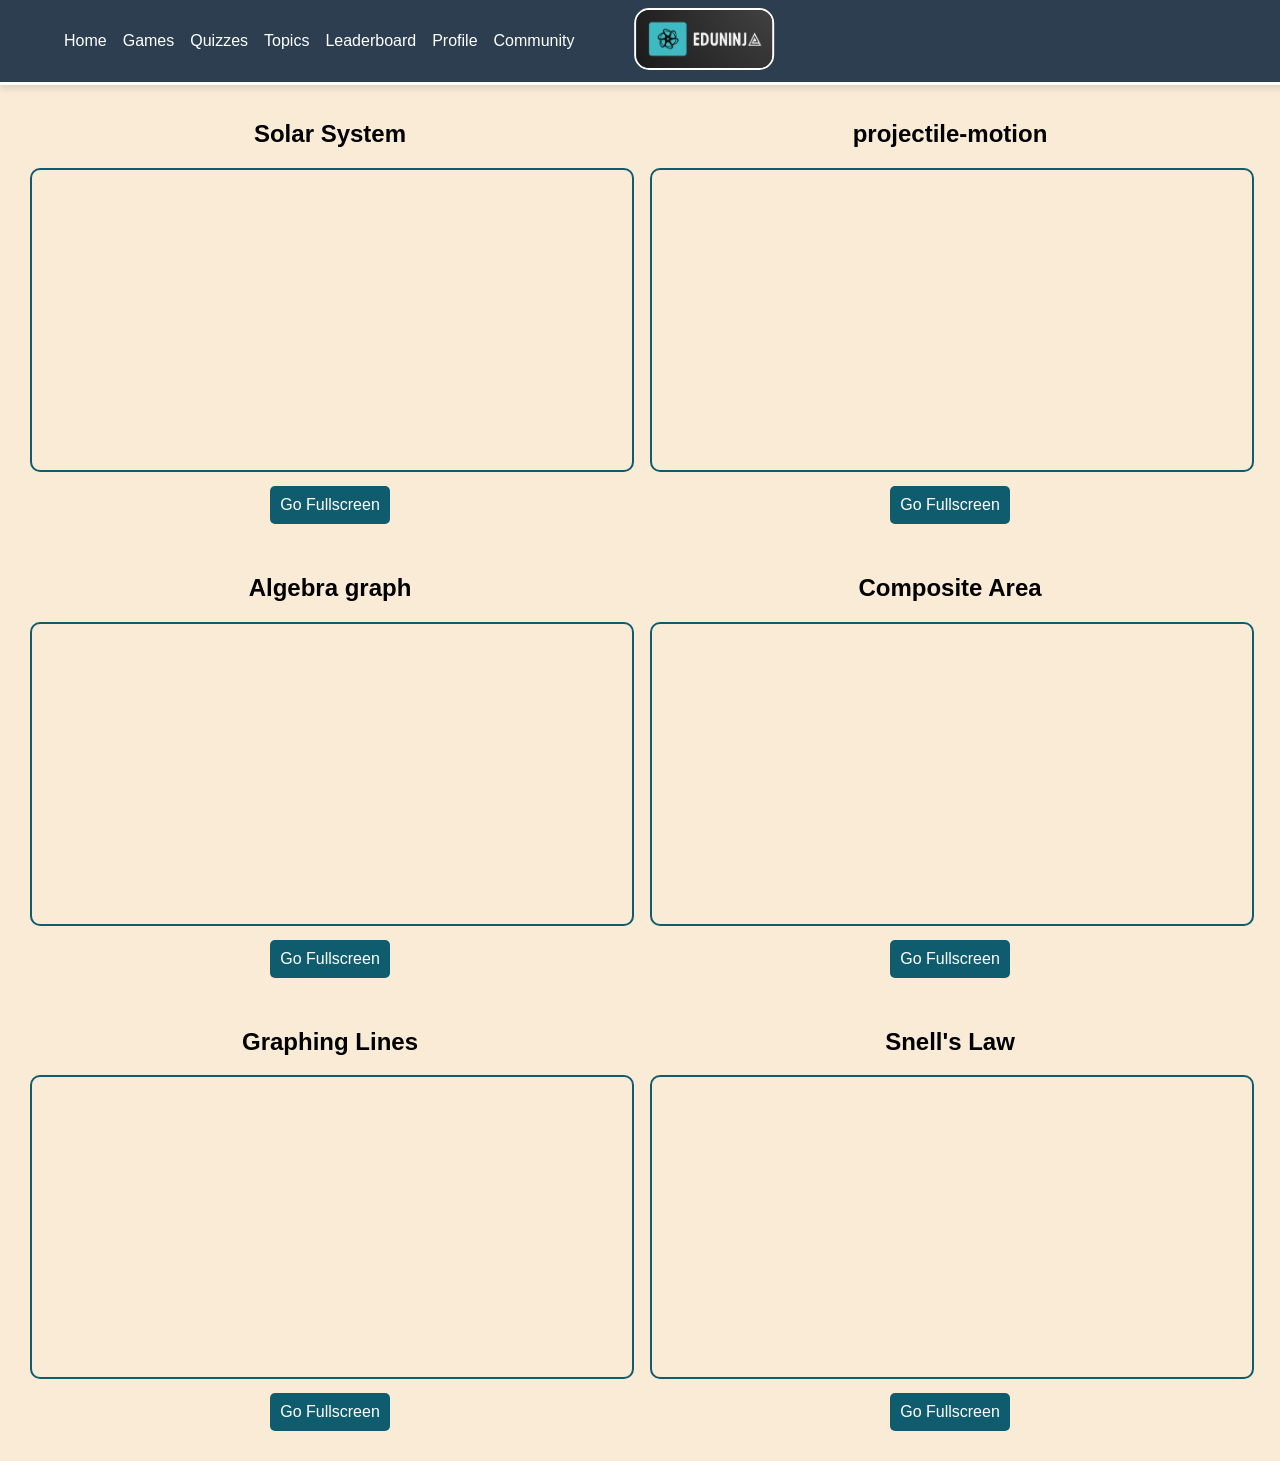
<file: games.html>
<!DOCTYPE html>
<html lang="en">
<head>
    <meta charset="UTF-8">
    <meta name="viewport" content="width=device-width, initial-scale=1.0">
    <title>Interactive Math Concepts</title>
    <link rel="stylesheet" href="games.css"> <!-- Link to CSS file -->
    <style>
        /* Inline CSS for the game containers */
        .game-section {
            display: flex;
            flex-wrap: wrap;
            gap: 20px; /* Space between games */
            justify-content: center; /* Center the games horizontally */
            margin: 20px; /* Margin for spacing */
            margin-top: 100px;
        }

        .game-container {
            text-align: center; /* Center the game container */
            flex: 1 1 calc(50% - 20px); /* Flex-grow, flex-shrink, and width for 2 games per row */
            max-width: calc(50% - 20px); /* Adjust width to fit two games in a row */
            box-sizing: border-box; /* Ensure padding and border are included in the width */
        }

        .game-container iframe {
            width: 100%;
            height: 300px; /* Adjust height for the iframe */
            border: 2px solid #0f5c6e; /* Border color */
            border-radius: 10px; /* Rounded corners */
        }

        .fullscreen-button {
            display: block;
            margin: 10px auto;
            padding: 10px;
            background-color: #0f5c6e;
            color: white;
            border: none;
            cursor: pointer;
            font-size: 1rem;
            border-radius: 5px;
        }
    </style>
</head>
<body>
    <header>
        <div class="container1">
            <nav class="navbar">
                <ul>
                    <li><a href="index.html">Home</a></li>
                    <li><a href="#games">Games</a></li>
                    <li><a href="#quizzes">Quizzes</a></li>
                    <li><a href="#topics">Topics</a></li>
                    <li><a href="#leaderboard">Leaderboard</a></li>
                    <li><a href="#profile">Profile</a></li>
                    <li><a href="#community">Community</a></li>
                </ul>
            </nav>
            <div class="logo">
                <a href="index.html">
                    <img src="logo.png" alt="EduNinja Logo">
                </a>
            </div>
        </div>
    </header>

    <!-- Game section -->
    <div class="game-section">
        <!-- Game 1 -->
        <div class="game-container">
            <h2>Solar System</h2>
            <iframe src="https://www.solarsystemscope.com/iframe" frameborder="0"></iframe>
            <button class="fullscreen-button" id="fullscreenButton1">Go Fullscreen</button>
        </div>

        <!-- Game 2 -->
        <div class="game-container">
            <h2>projectile-motion</h2>
            <iframe src="https://phet.colorado.edu/sims/html/projectile-motion/latest/projectile-motion_en.html" frameborder="0"></iframe>
            <button class="fullscreen-button" id="fullscreenButton2">Go Fullscreen</button>
        </div>

        <!-- Placeholder for more games -->
        <div class="game-container">
            <h2>Algebra graph</h2>
            <iframe src="https://www.geogebra.org/material/iframe/id/pscfh6em/width/800/height/500/border/888888/sfsb/true/smb/false/stb/false/stbh/false/ai/false/asb/false/sri/false/rc/false/ld/false/sdz/false/ctl/false" frameborder="0"></iframe>
            <button class="fullscreen-button" id="fullscreenButton3">Go Fullscreen</button>
        </div>

        <div class="game-container">
            <h2> Composite Area</h2>
            <iframe src="https://www.geogebra.org/material/iframe/id/bhrsfb9y/width/800/height/500/border/888888/sfsb/true/smb/false/stb/false/stbh/false/ai/false/asb/false/sri/false/rc/false/ld/false/sdz/false/ctl/false" frameborder="0"></iframe>
            <button class="fullscreen-button" id="fullscreenButton4">Go Fullscreen</button>
        </div>
        <div class="game-container">
            <h2>Graphing Lines</h2>
            <iframe src="https://phet.colorado.edu/sims/html/graphing-lines/latest/graphing-lines_en.html" frameborder="0"></iframe>
            <button class="fullscreen-button" id="fullscreenButton4">Go Fullscreen</button>
        </div>
        <div class="game-container">
            <h2>Snell's Law</h2>
            <iframe src="https://phet.colorado.edu/sims/html/bending-light/latest/bending-light_en.html" frameborder="0"></iframe>
            <button class="fullscreen-button" id="fullscreenButton4">Go Fullscreen</button>
        </div>
    </div>

    <script>
        function setupFullscreen(buttonId) {
            document.getElementById(buttonId).addEventListener('click', function() {
                var iframe = this.previousElementSibling;
                if (iframe.requestFullscreen) {
                    iframe.requestFullscreen();
                } else if (iframe.mozRequestFullScreen) { /* Firefox */
                    iframe.mozRequestFullScreen();
                } else if (iframe.webkitRequestFullscreen) { /* Chrome, Safari and Opera */
                    iframe.webkitRequestFullscreen();
                } else if (iframe.msRequestFullscreen) { /* IE/Edge */
                    iframe.msRequestFullscreen();
                }
            });
        }

        setupFullscreen('fullscreenButton1');
        setupFullscreen('fullscreenButton2');
        setupFullscreen('fullscreenButton3');
        setupFullscreen('fullscreenButton4');
    </script>
</body>
</html>
</file>
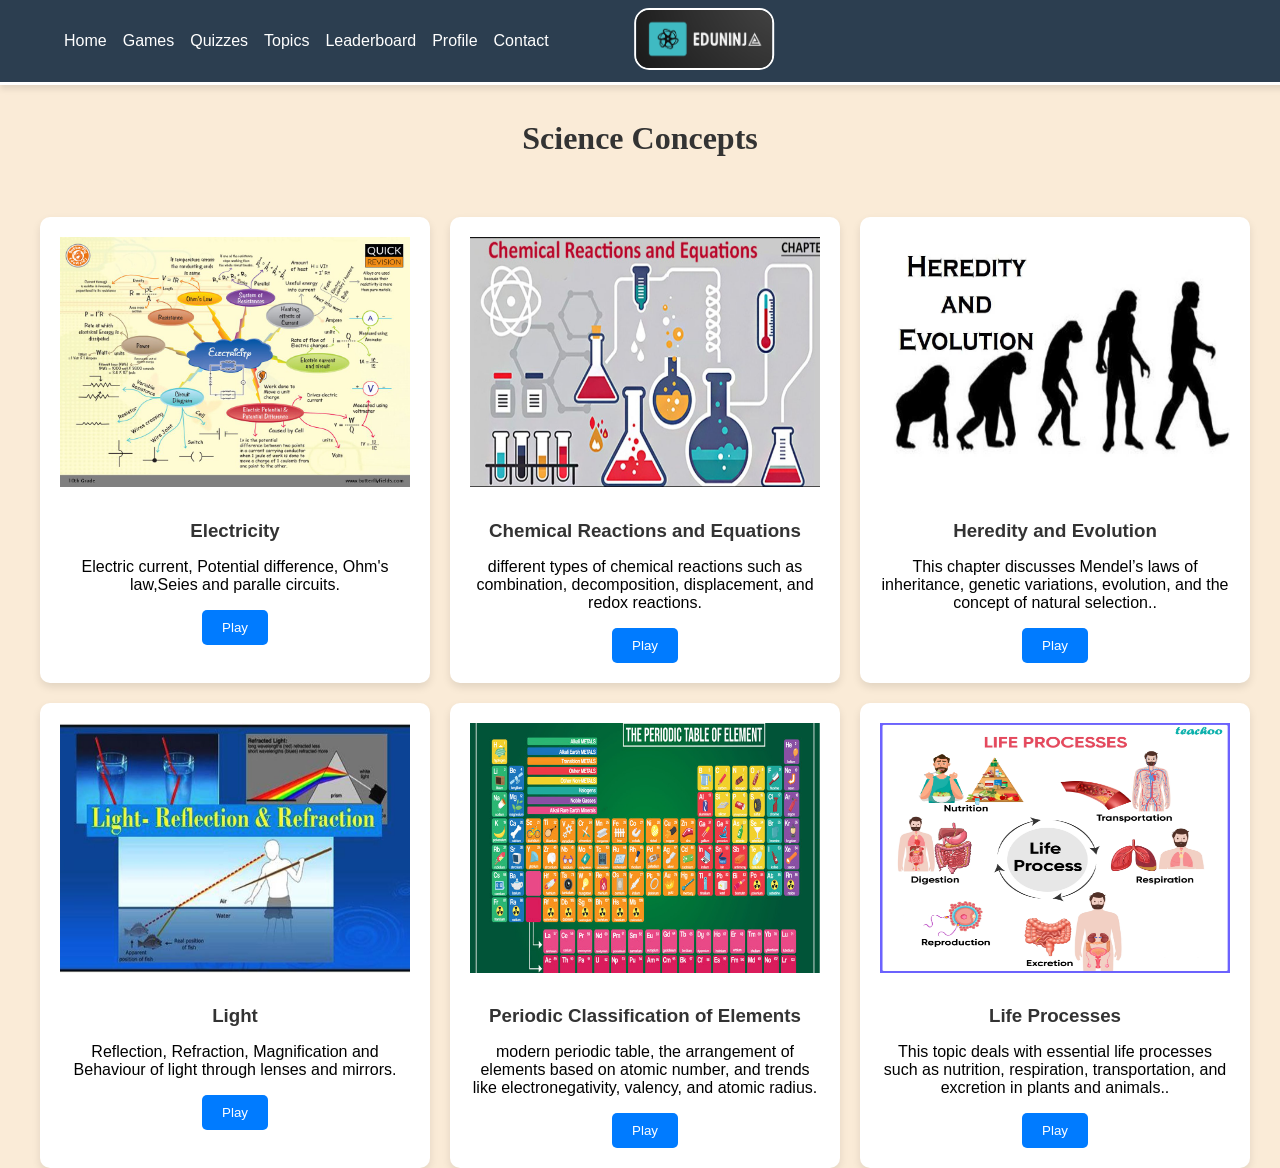
<file: languages.html>
<!DOCTYPE html>
<html lang="en">
<head>
    <meta charset="UTF-8">
    <meta name="viewport" content="width=device-width, initial-scale=1.0">
    <title>Interactive Math Concepts</title>
    <link rel="stylesheet" href="mathematics.css"> <!-- Link to CSS file -->
</head>
<body>
    <header>
        <div class="container1">
            <nav class="navbar">
                <ul>
                    <li><a href="index.html">Home</a></li>
                    <li><a href="games.html">Games</a></li>
                    <li><a href="quiz2.html">Quizzes</a></li>
                    <li><a href="#topics">Topics</a></li>
                    <li><a href="#leaderboard">Leaderboard</a></li>
                    <li><a href="#profile">Profile</a></li>
                    <li><a href="contact.html">Contact</a></li>
                </ul>
            </nav>
            <div class="logo">
                <a href="index.html">
                    <img src="logo.png" alt="EduNinja Logo">
                </a>
            </div>
        </div>
    </header>
    <!DOCTYPE html>
<html lang="en">
<head>
    <meta charset="UTF-8">
    <meta name="viewport" content="width=device-width, initial-scale=1.0">
    <title>Extra video resources</title>
    <style>
        /* General body styles */

        /* Title style */
        h1 {
            text-align: center;
            color: #333;
            margin-bottom:60px;
            font-family: cursive;
            margin-top: 120px;
        }

        /* Container for the cards */
        .container {
            display: grid;
            grid-template-columns: repeat(3, 1fr); /* 3 columns */
            gap: 20px; /* Gap between cards */
            max-width: 1200px; /* Maximum width for the container */
            margin: 0 auto; /* Center the container */
        }

        /* Style for each card */
        .card {
            background-color: #fff;
            border-radius: 10px;
            box-shadow: 0 4px 8px rgba(0, 0, 0, 0.1); /* Light shadow for effect */
            padding: 20px;
            text-align: center;
            transition: transform 0.3s ease-in-out;
        }

        /* Card hover effect */
        .card:hover {
            transform: translateY(-10px); /* Lifts the card slightly on hover */
        }

        /* Title inside each card */
        .card h3 {
            color: #333;
            margin-bottom: 10px;
        }

        /* Image inside each card */
        .card img {
            
            width: 350px;
            height: 250px;
            margin-bottom: 10px;
        }

        /* Button at the bottom of each card */
        .play-btn {
            padding: 10px 20px;
            background-color: #007bff; /* Blue color */
            color: white;
            border: none;
            border-radius: 5px;
            cursor: pointer;
            transition: background-color 0.3s;
        }

        /* Button hover effect */
        .play-btn:hover {
            background-color: #0056b3; /* Darker blue */
        }

        /* Hide video by default */
        .video-container {
            display: none;
            margin-top: 15px;
        }
    </style>
</head>
<body>

    <h1>Science Concepts</h1>

    <div class="container">
        <!-- Card 1: Algebra -->
        <div class="card">
            <img src="electricity.jpg" alt="Electricity">
            <h3>Electricity</h3>
            <p>Electric current, Potential difference, Ohm's law,Seies and paralle circuits.</p>
            <button class="play-btn" onclick="playVideo(this, 'video1')">Play</button>
            <div class="video-container" id="video1">
                <iframe width="300" height="180" src="https://www.youtube.com/embed/NOR9D7Pkrcc?si=tuN9tOkWEa6U7_qG" 
                title="Algebra Video" frameborder="0" allow="accelerometer; autoplay; clipboard-write; 
                encrypted-media; gyroscope; picture-in-picture" allowfullscreen></iframe>
            </div>
        </div>

        <!-- Card 2: Geometry -->
        <div class="card">
            <img src="Chemical Reactions and Equations.jpg" alt="chemica-reactions">
            <h3>Chemical Reactions and Equations </h3>
            <p>different types of chemical reactions such as combination, decomposition, displacement, and redox reactions.</p>
            <button class="play-btn" onclick="playVideo(this, 'video2')">Play</button>
            <div class="video-container" id="video2">
                <iframe width="300" height="180" src="https://www.youtube.com/embed/wIVFqA7RJvY?si=XpyRJ52FbpeZGlEd" 
                title="Geometry Video" frameborder="0" allow="accelerometer; autoplay; clipboard-write; 
                encrypted-media; gyroscope; picture-in-picture" allowfullscreen></iframe>
            </div>
        </div>

        <!-- Card 3: Trigonometry -->
        <div class="card">
            <img src="Heredity and Evolution.jpeg.jpg" alt="Trigonometry">
            <h3>Heredity and Evolution</h3>
            <p>This chapter discusses Mendel’s laws of inheritance, genetic variations, evolution, and the concept of natural selection..</p>
            <button class="play-btn" onclick="playVideo(this, 'video3')">Play</button>
            <div class="video-container" id="video3">
                <iframe width="300" height="180" src="https://www.youtube.com/embed/OgN6Knmy8T8?si=dnPFRin63BbySrow" 
                title="Trigonometry Video" frameborder="0" allow="accelerometer; autoplay; clipboard-write; 
                encrypted-media; gyroscope; picture-in-picture" allowfullscreen></iframe>
            </div>
        </div>

        <!-- Card 4: Calculus -->
        <div class="card">
            <img src="light.jpg" alt="Calculus">
            <h3>Light</h3>
            <p>Reflection, Refraction, Magnification and Behaviour of light through lenses and mirrors.</p>
            <button class="play-btn" onclick="playVideo(this, 'video4')">Play</button>
            <div class="video-container" id="video4">
                <iframe width="300" height="180" src="https://www.youtube.com/embed/Me5ehNcvULw?si=LZkLoMHnEBPEZD2Z" 
                title="Calculus Video" frameborder="0" allow="accelerometer; autoplay; clipboard-write; 
                encrypted-media; gyroscope; picture-in-picture" allowfullscreen></iframe>
            </div>
        </div>

        <!-- Card 5: Statistics -->
        <div class="card">
            <img src="Periodic Classification of Elements.jpg" alt="Statistics">
            <h3>Periodic Classification of Elements</h3>
            <p>modern periodic table, the arrangement of elements based on atomic number, and trends like electronegativity, valency, and atomic radius.</p>
            <button class="play-btn" onclick="playVideo(this, 'video5')">Play</button>
            <div class="video-container" id="video5">
                <iframe width="300" height="180" src="https://www.youtube.com/embed/OhvoiOYsyN0?si=-MuTyrOPzowjYQb2" 
                title="Statistics Video" frameborder="0" allow="accelerometer; autoplay; clipboard-write; 
                encrypted-media; gyroscope; picture-in-picture" allowfullscreen></iframe>
            </div>
        </div>

        <!-- Card 6: Probability -->
        <div class="card">
            <img src="Life Processes.jpg" alt="Probability">
            <h3>Life Processes</h3>
            <p>This topic deals with essential life processes such as nutrition, respiration, transportation, and excretion in plants and animals..</p>
            <button class="play-btn" onclick="playVideo(this, 'video6')">Play</button>
            <div class="video-container" id="video6">
                <iframe width="300" height="180" src="https://www.youtube.com/embed/JzihOwFW3gI?si=83TDyGdQsrbW88P6" 
                title="Probability Video" frameborder="0" allow="accelerometer; autoplay; clipboard-write; 
                encrypted-media; gyroscope; picture-in-picture" allowfullscreen></iframe>
            </div>
        </div>

    </div>

    <script>
        function playVideo(button, videoId) {
            const video = document.getElementById(videoId);
            if (video.style.display === "none" || video.style.display === "") {
                video.style.display = "block";  // Show the video
                button.textContent = "Hide Video"; // Change button text
            } else {
                video.style.display = "none"; // Hide the video
                button.textContent = "Play"; // Change back to Play
            }
        }
    </script>

</body>
</html>
</body>
</html>
</file>
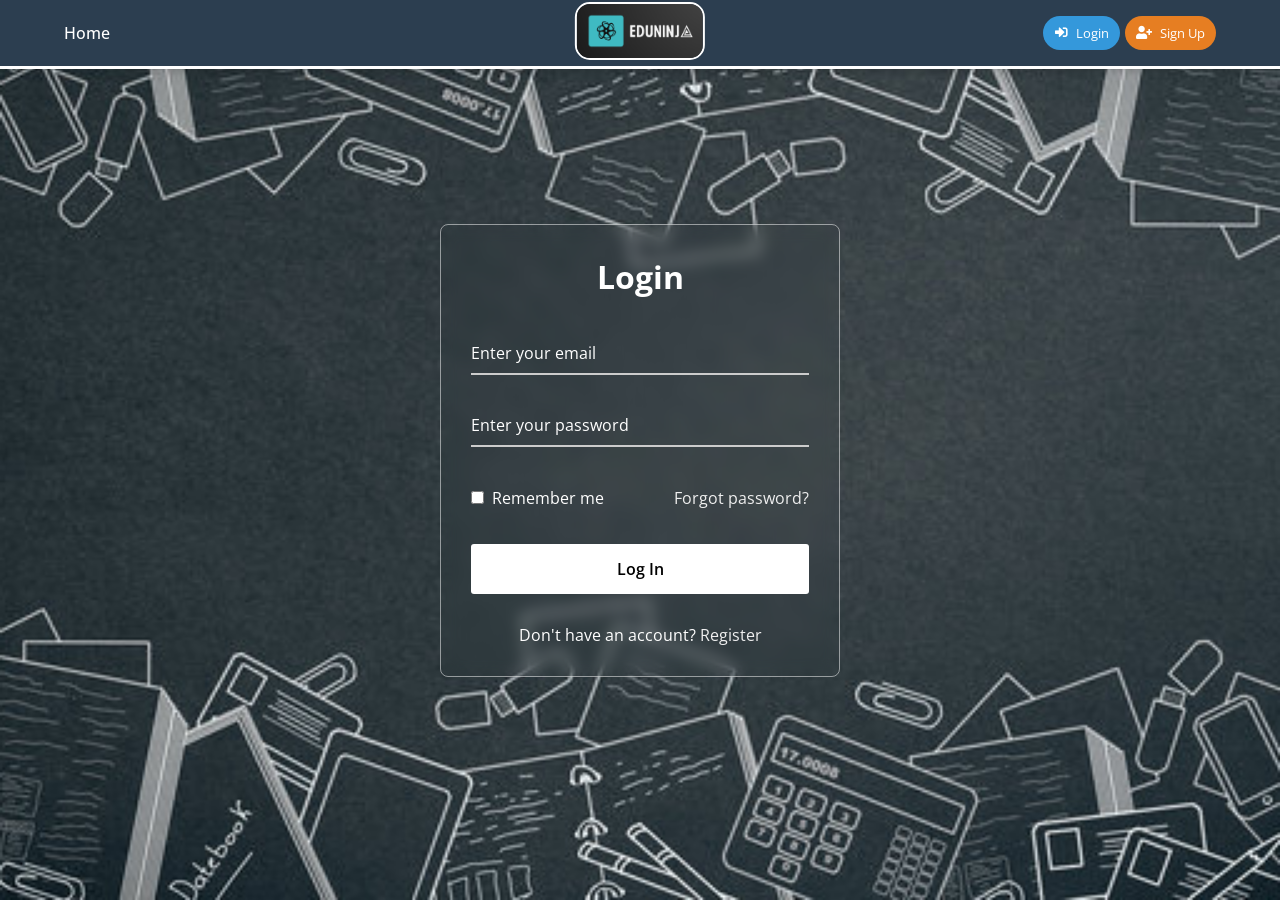
<file: login.html>
<!DOCTYPE html>
<html lang="en">
<head>
  <meta charset="UTF-8">
  <meta name="viewport" content="width=device-width, initial-scale=1.0">
  <title>Login</title>
  <link rel="stylesheet" href="login.css">
  <link rel="stylesheet" href="https://cdnjs.cloudflare.com/ajax/libs/font-awesome/5.15.4/css/all.min.css">
</head>
<body>
  <header>
    <div class="container">
      <!-- Hamburger menu button -->
      <div class="menu-icon" id="menuIcon">
        <i class="fas fa-bars"></i>
        <i class="fas fa-times"></i> <!-- Close icon -->
      </div>
      <div class="logo">
        <a href="index.html">
          <img src="logo.png" alt="EduNinja Logo">
        </a>
      </div>
      <nav class="navbar" id="navbar">
        <ul>
          <li><a href="index.html">Home</a></li>
        </ul>
      </nav>
      <div class="auth-buttons">
        <a href="login.html" class="btn login"><i class="fas fa-sign-in-alt"></i> Login</a>
        <a href="signup.html" class="btn signup"><i class="fas fa-user-plus"></i> Sign Up</a>
      </div>
    </div>
  </header>

  <!-- Login form wrapper -->
  <div class="wrapper">
    <form id="loginForm" action="#">
      <h2>Login</h2>
      <div class="input-field">
        <input type="email" id="username" required>
        <label>Enter your email</label>
      </div>
      <div class="input-field">
        <input type="password" id="password" required>
        <label>Enter your password</label>
      </div>
      <div class="forget">
        <label for="remember">
          <input type="checkbox" id="remember">
          <p>Remember me</p>
        </label>
        <a href="#">Forgot password?</a>
      </div>
      <button type="submit">Log In</button>
      <div class="register">
        <p>Don't have an account? <a href="signup.html">Register</a></p>
      </div>
    </form>
  </div>

  <script>
    // JavaScript to handle hamburger menu toggle
    document.getElementById("menuIcon").addEventListener("click", function() {
      const navbar = document.getElementById("navbar");
      navbar.classList.toggle("show");
      document.querySelector(".menu-icon .fa-bars").classList.toggle("hidden");
      document.querySelector(".menu-icon .fa-times").classList.toggle("hidden");
    });

    document.getElementById("loginForm").addEventListener("submit", function (e) {
      e.preventDefault();
      let username = document.getElementById("username").value;
      let password = document.getElementById("password").value;
      
      if (username === "" || password === "") {
        alert("Please fill in all fields.");
      } else {
        alert(`Welcome, ${username}!`);
        // Redirect to dashboard or another page if necessary
        // window.location.href = "dashboard.html";
      }
    });
  </script>
</body>
</html>
</file>
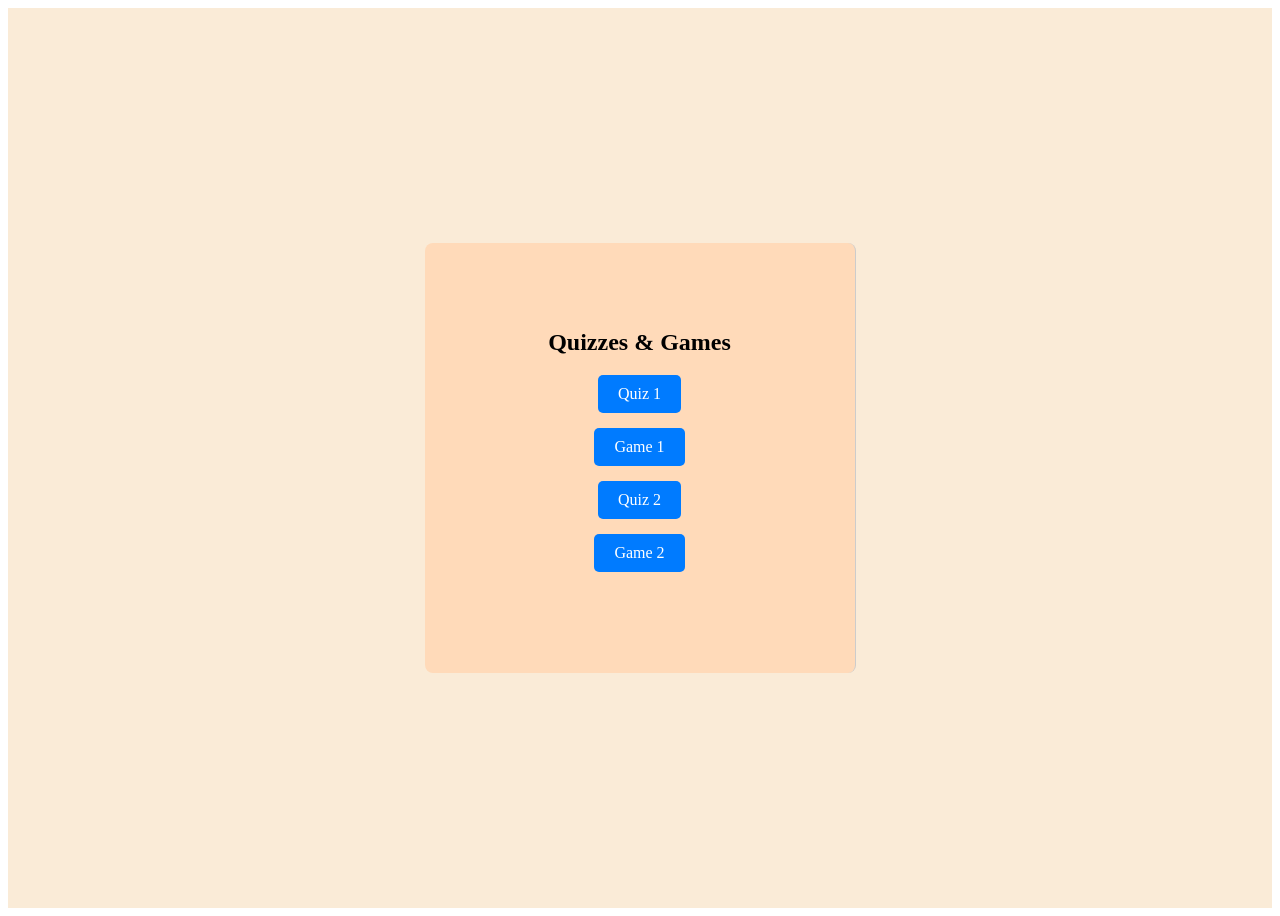
<file: mainQuiz.html>
<!DOCTYPE html>
<html>
<head>
  <title>Quiz and Games Sidebar</title>
  <style>
    /* Container to hold the sidebar and central content */
    .container1 {
      display: flex;
      justify-content: center;
      align-items: center;
      height: 100vh; /* Full viewport height */
      background-color: antiquewhite; /* Light background color */
    }

    /* Sidebar styles */
    .sidebar {
      display: flex;
      flex-direction: column;
      justify-content: center;
      align-items: center;
      text-align: center;
      width: 400px;
      height: 400px;
      padding: 15px;
      background-color: peachpuff; /* Sidebar background color */
      border-radius: 8px; /* Rounded corners for sidebar */
      border-right: 1px solid #ccc; /* Sidebar border color */
    }

    .sidebar h2 {
      margin-top: 0;
      font-weight: bold;
      font-family: cursive;
    }

    .sidebar ul {
      list-style-type: none;
      padding: 0;
      margin: 0;
    }

    .sidebar ul li {
      margin-bottom: 15px;
    }

    .sidebar ul li a {
      display: inline-block;
      padding: 10px 20px;
      text-decoration: none;
      color: white; /* Link color */
      background-color: #007bff; /* Button color */
      border-radius: 5px; /* Rounded corners for buttons */
      transition: background-color 0.3s;
    }

    .sidebar ul li a:hover {
      background-color: #0056b3; /* Darker button color on hover */
      text-decoration: none;
    }
  </style>
</head>
<body>
  <div class="container1">
    <div class="sidebar">
      <h2>Quizzes & Games</h2>
      <ul>
        <li><a href="quizess.html">Quiz 1</a></li>
        <li><a href="trignometry.html">Game 1</a></li>
        <li><a href="Quadratic_root.html">Quiz 2</a></li>
        <li><a href="quiz2.html">Game 2</a></li>
      </ul>
    </div>
  </div>
</body>
</html>
</file>
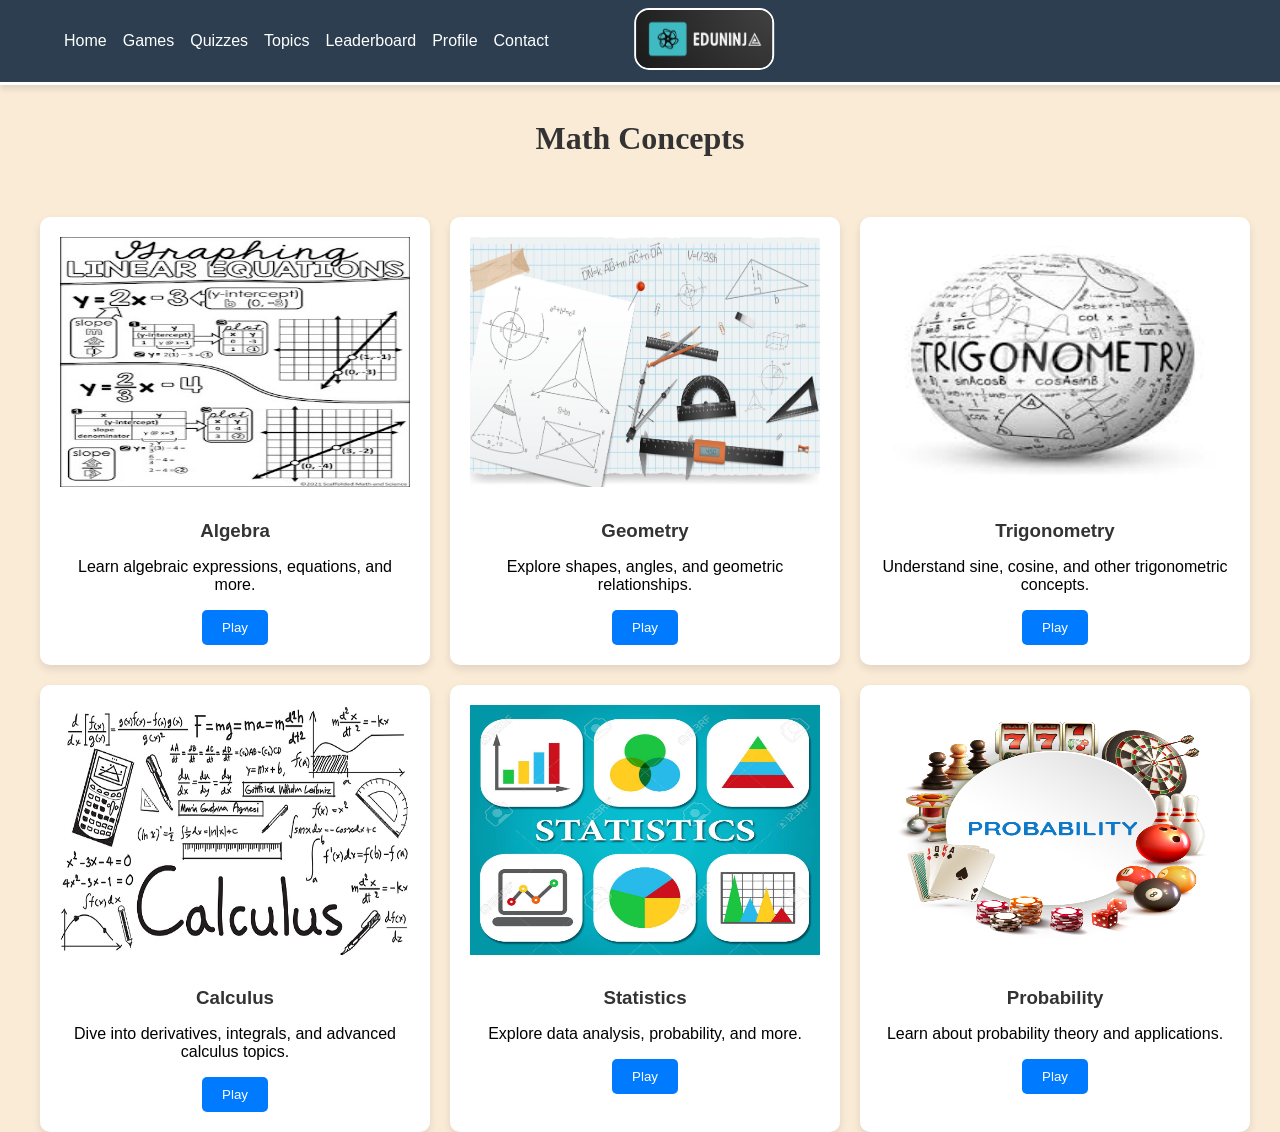
<file: mathematics.html>
<!DOCTYPE html>
<html lang="en">
<head>
    <meta charset="UTF-8">
    <meta name="viewport" content="width=device-width, initial-scale=1.0">
    <title>Interactive Math Concepts</title>
    <link rel="stylesheet" href="mathematics.css"> <!-- Link to CSS file -->
</head>
<body>
    <header>
        <div class="container1">
            <nav class="navbar">
                <ul>
                    <li><a href="index.html">Home</a></li>
                    <li><a href="games.html">Games</a></li>
                    <li><a href="quiz2.html">Quizzes</a></li>
                    <li><a href="#topics">Topics</a></li>
                    <li><a href="#leaderboard">Leaderboard</a></li>
                    <li><a href="#profile">Profile</a></li>
                    <li><a href="contact.html">Contact</a></li>
                </ul>
            </nav>
            <div class="logo">
                <a href="index.html">
                    <img src="logo.png" alt="EduNinja Logo">
                </a>
            </div>
        </div>
    </header>
    <!DOCTYPE html>
<html lang="en">
<head>
    <meta charset="UTF-8">
    <meta name="viewport" content="width=device-width, initial-scale=1.0">
    <title>Extra video resources</title>
    <style>
        /* General body styles */

        /* Title style */
        h1 {
            text-align: center;
            color: #333;
            margin-bottom:60px;
            font-family: cursive;
            margin-top: 120px;
        }

        /* Container for the cards */
        .container {
            display: grid;
            grid-template-columns: repeat(3, 1fr); /* 3 columns */
            gap: 20px; /* Gap between cards */
            max-width: 1200px; /* Maximum width for the container */
            margin: 0 auto; /* Center the container */
        }

        /* Style for each card */
        .card {
            background-color: #fff;
            border-radius: 10px;
            box-shadow: 0 4px 8px rgba(0, 0, 0, 0.1); /* Light shadow for effect */
            padding: 20px;
            text-align: center;
            transition: transform 0.3s ease-in-out;
        }

        /* Card hover effect */
        .card:hover {
            transform: translateY(-10px); /* Lifts the card slightly on hover */
        }

        /* Title inside each card */
        .card h3 {
            color: #333;
            margin-bottom: 10px;
        }

        /* Image inside each card */
        .card img {
            
            width: 350px;
            height: 250px;
            margin-bottom: 10px;
        }

        /* Button at the bottom of each card */
        .play-btn {
            padding: 10px 20px;
            background-color: #007bff; /* Blue color */
            color: white;
            border: none;
            border-radius: 5px;
            cursor: pointer;
            transition: background-color 0.3s;
        }

        /* Button hover effect */
        .play-btn:hover {
            background-color: #0056b3; /* Darker blue */
        }

        /* Hide video by default */
        .video-container {
            display: none;
            margin-top: 15px;
        }
    </style>
</head>
<body>

    <h1>Math Concepts</h1>

    <div class="container">
        <!-- Card 1: Algebra -->
        <div class="card">
            <img src="linearEquations.jpg" alt="Algebra">
            <h3>Algebra</h3>
            <p>Learn algebraic expressions, equations, and more.</p>
            <button class="play-btn" onclick="playVideo(this, 'video1')">Play</button>
            <div class="video-container" id="video1">
                <iframe width="300" height="180" src="https://www.youtube.com/embed/tHm3X_Ta_iE?si=OGj5b3hygeffvZOl" 
                title="Algebra Video" frameborder="0" allow="accelerometer; autoplay; clipboard-write; 
                encrypted-media; gyroscope; picture-in-picture" allowfullscreen></iframe>
            </div>
        </div>

        <!-- Card 2: Geometry -->
        <div class="card">
            <img src="Lines-and-Angles.jpg" alt="Geometry">
            <h3>Geometry</h3>
            <p>Explore shapes, angles, and geometric relationships.</p>
            <button class="play-btn" onclick="playVideo(this, 'video2')">Play</button>
            <div class="video-container" id="video2">
                <iframe width="300" height="180" src="https://www.youtube.com/embed/atkGovo6CtM?si=QCgiOvdMWc-q_jI5" 
                title="Geometry Video" frameborder="0" allow="accelerometer; autoplay; clipboard-write; 
                encrypted-media; gyroscope; picture-in-picture" allowfullscreen></iframe>
            </div>
        </div>

        <!-- Card 3: Trigonometry -->
        <div class="card">
            <img src="trigonometry.jpg" alt="Trigonometry">
            <h3>Trigonometry</h3>
            <p>Understand sine, cosine, and other trigonometric concepts.</p>
            <button class="play-btn" onclick="playVideo(this, 'video3')">Play</button>
            <div class="video-container" id="video3">
                <iframe width="300" height="180" src="https://www.youtube.com/embed/-7Y13YIkPSo?si=ZoOfcgu80iitoqDB" 
                title="Trigonometry Video" frameborder="0" allow="accelerometer; autoplay; clipboard-write; 
                encrypted-media; gyroscope; picture-in-picture" allowfullscreen></iframe>
            </div>
        </div>

        <!-- Card 4: Calculus -->
        <div class="card">
            <img src="calculus.png" alt="Calculus">
            <h3>Calculus</h3>
            <p>Dive into derivatives, integrals, and advanced calculus topics.</p>
            <button class="play-btn" onclick="playVideo(this, 'video4')">Play</button>
            <div class="video-container" id="video4">
                <iframe width="300" height="180" src="https://www.youtube.com/embed/vlDzYIIOYmM" 
                title="Calculus Video" frameborder="0" allow="accelerometer; autoplay; clipboard-write; 
                encrypted-media; gyroscope; picture-in-picture" allowfullscreen></iframe>
            </div>
        </div>

        <!-- Card 5: Statistics -->
        <div class="card">
            <img src="statistics.jpg" alt="Statistics">
            <h3>Statistics</h3>
            <p>Explore data analysis, probability, and more.</p>
            <button class="play-btn" onclick="playVideo(this, 'video5')">Play</button>
            <div class="video-container" id="video5">
                <iframe width="300" height="180" src="https://www.youtube.com/embed/vlDzYIIOYmM" 
                title="Statistics Video" frameborder="0" allow="accelerometer; autoplay; clipboard-write; 
                encrypted-media; gyroscope; picture-in-picture" allowfullscreen></iframe>
            </div>
        </div>

        <!-- Card 6: Probability -->
        <div class="card">
            <img src="probability.png" alt="Probability">
            <h3>Probability</h3>
            <p>Learn about probability theory and applications.</p>
            <button class="play-btn" onclick="playVideo(this, 'video6')">Play</button>
            <div class="video-container" id="video6">
                <iframe width="300" height="180" src="https://www.youtube.com/embed/vlDzYIIOYmM" 
                title="Probability Video" frameborder="0" allow="accelerometer; autoplay; clipboard-write; 
                encrypted-media; gyroscope; picture-in-picture" allowfullscreen></iframe>
            </div>
        </div>

    </div>

    <script>
        function playVideo(button, videoId) {
            const video = document.getElementById(videoId);
            if (video.style.display === "none" || video.style.display === "") {
                video.style.display = "block";  // Show the video
                button.textContent = "Hide Video"; // Change button text
            } else {
                video.style.display = "none"; // Hide the video
                button.textContent = "Play"; // Change back to Play
            }
        }
    </script>

</body>
</html>
</body>
</html>
</file>
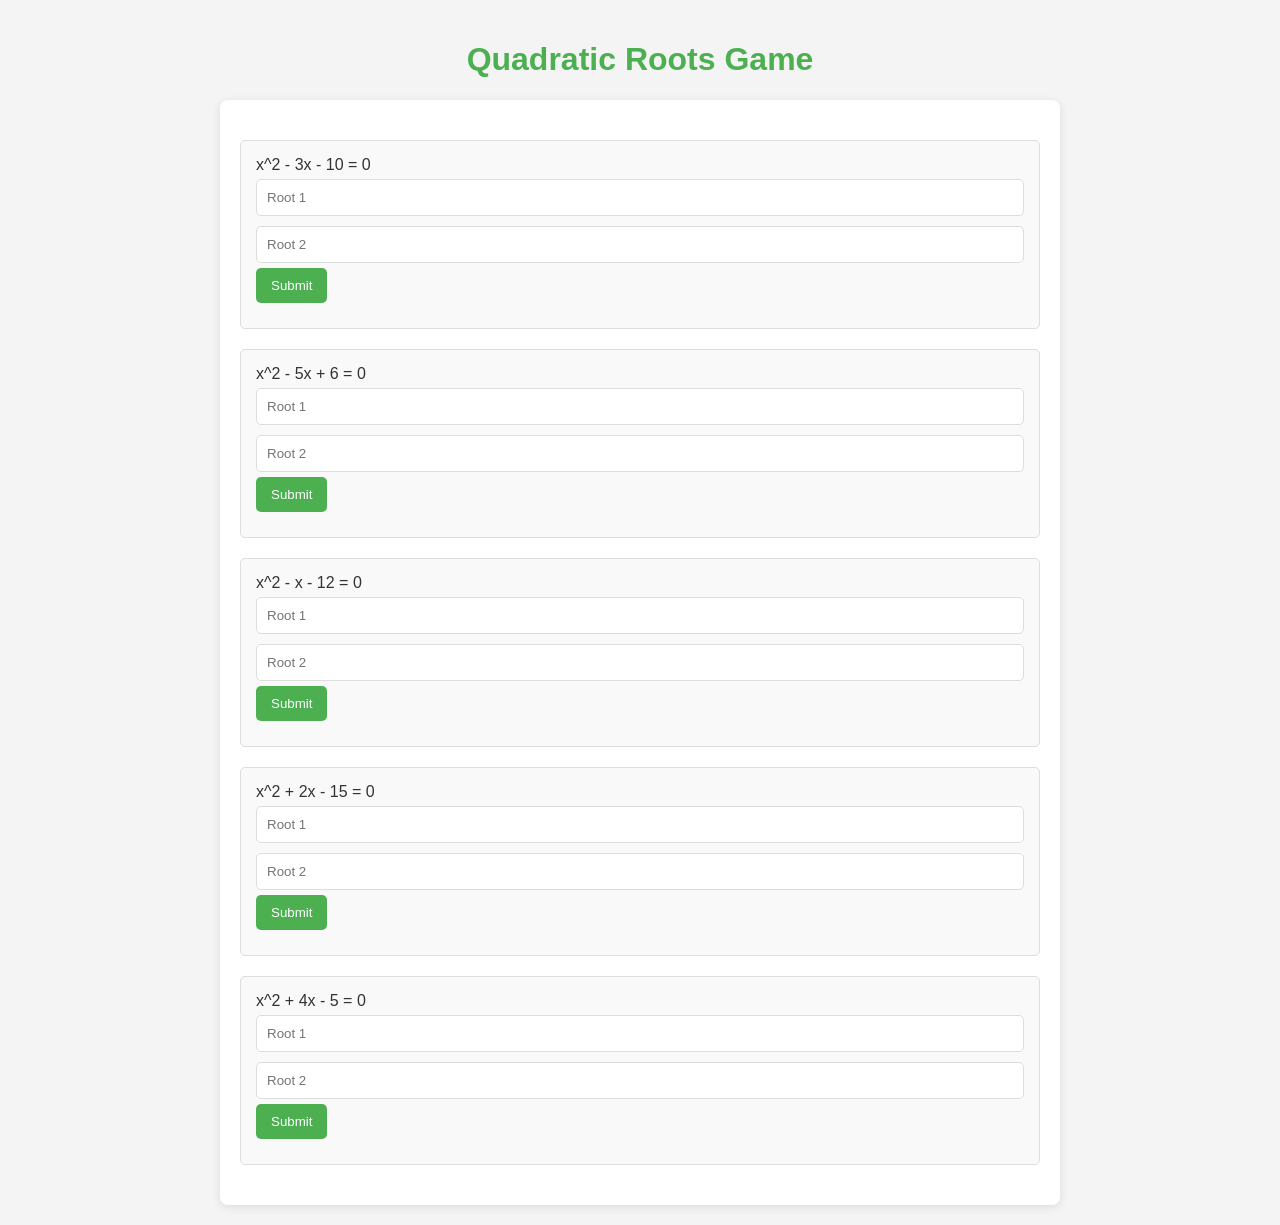
<file: Quadratic_root.html>
<!DOCTYPE html>
<html lang="en">
<head>
    <meta charset="UTF-8">
    <meta name="viewport" content="width=device-width, initial-scale=1.0">
    <title>Quadratic Roots Game</title>
    <link rel="stylesheet" href="https://cdnjs.cloudflare.com/ajax/libs/font-awesome/5.15.4/css/all.min.css">
    <style>
        body {
            font-family: Arial, sans-serif;
            background-color: #f4f4f4;
            color: #333;
            margin: 0;
            padding: 20px;
        }
        h1 {
            text-align: center;
            color: #4CAF50;
        }
        .container {
            max-width: 800px;
            margin: auto;
            background: white;
            padding: 20px;
            border-radius: 8px;
            box-shadow: 0 2px 10px rgba(0, 0, 0, 0.1);
        }
        .equation {
            margin: 20px 0;
            padding: 15px;
            border: 1px solid #ddd;
            border-radius: 5px;
            background: #f9f9f9;
        }
        .equation input {
            margin: 5px 0;
            padding: 10px;
            border: 1px solid #ddd;
            border-radius: 5px;
            width: calc(100% - 22px);
        }
        .equation button {
            background: #4CAF50;
            color: white;
            border: none;
            padding: 10px 15px;
            border-radius: 5px;
            cursor: pointer;
        }
        .equation button:hover {
            background: #45a049;
        }
        .feedback {
            margin-top: 10px;
            text-align: center;
            font-size: 1em;
        }
        .correct {
            color: green;
        }
        .incorrect {
            color: red;
        }
    </style>
</head>
<body>

    <h1>Quadratic Roots Game</h1>
    <div class="container" id="equation-container"></div>

    <script>
        const equations = [
            { equation: "x^2 - 5x + 6 = 0", roots: ["2", "3"] },
            { equation: "x^2 + 4x - 5 = 0", roots: ["1", "-5"] },
            { equation: "x^2 - 3x - 10 = 0", roots: ["5", "-2"] },
            { equation: "x^2 + 2x - 15 = 0", roots: ["3", "-5"] },
            { equation: "x^2 - x - 12 = 0", roots: ["4", "-3"] }
        ];

        function shuffle(array) {
            for (let i = array.length - 1; i > 0; i--) {
                const j = Math.floor(Math.random() * (i + 1));
                [array[i], array[j]] = [array[j], array[i]];
            }
        }

        function generateGame() {
            shuffle(equations);
            const equationContainer = document.getElementById('equation-container');
            equationContainer.innerHTML = '';

            equations.forEach((item, index) => {
                equationContainer.innerHTML += `
                    <div class="equation">
                        <span>${item.equation}</span>
                        <input type="text" id="root1-${index}" placeholder="Root 1">
                        <input type="text" id="root2-${index}" placeholder="Root 2">
                        <button onclick="checkAnswer(${index})">Submit</button>
                        <div id="feedback-${index}" class="feedback"></div>
                    </div>
                `;
            });
        }

        function checkAnswer(index) {
            const root1 = document.getElementById(`root1-${index}`).value.trim();
            const root2 = document.getElementById(`root2-${index}`).value.trim();
            const correctRoots = equations[index].roots;
            const feedback = document.getElementById(`feedback-${index}`);

            if ((root1 === correctRoots[0] && root2 === correctRoots[1]) ||
                (root1 === correctRoots[1] && root2 === correctRoots[0])) {
                feedback.innerHTML = "Correct! 🎉";
                feedback.className = "feedback correct";
            } else {
                feedback.innerHTML = "Try Again! ❌";
                feedback.className = "feedback incorrect";
            }
        }

        window.onload = generateGame;
    </script>
</body>
</html>
</file>
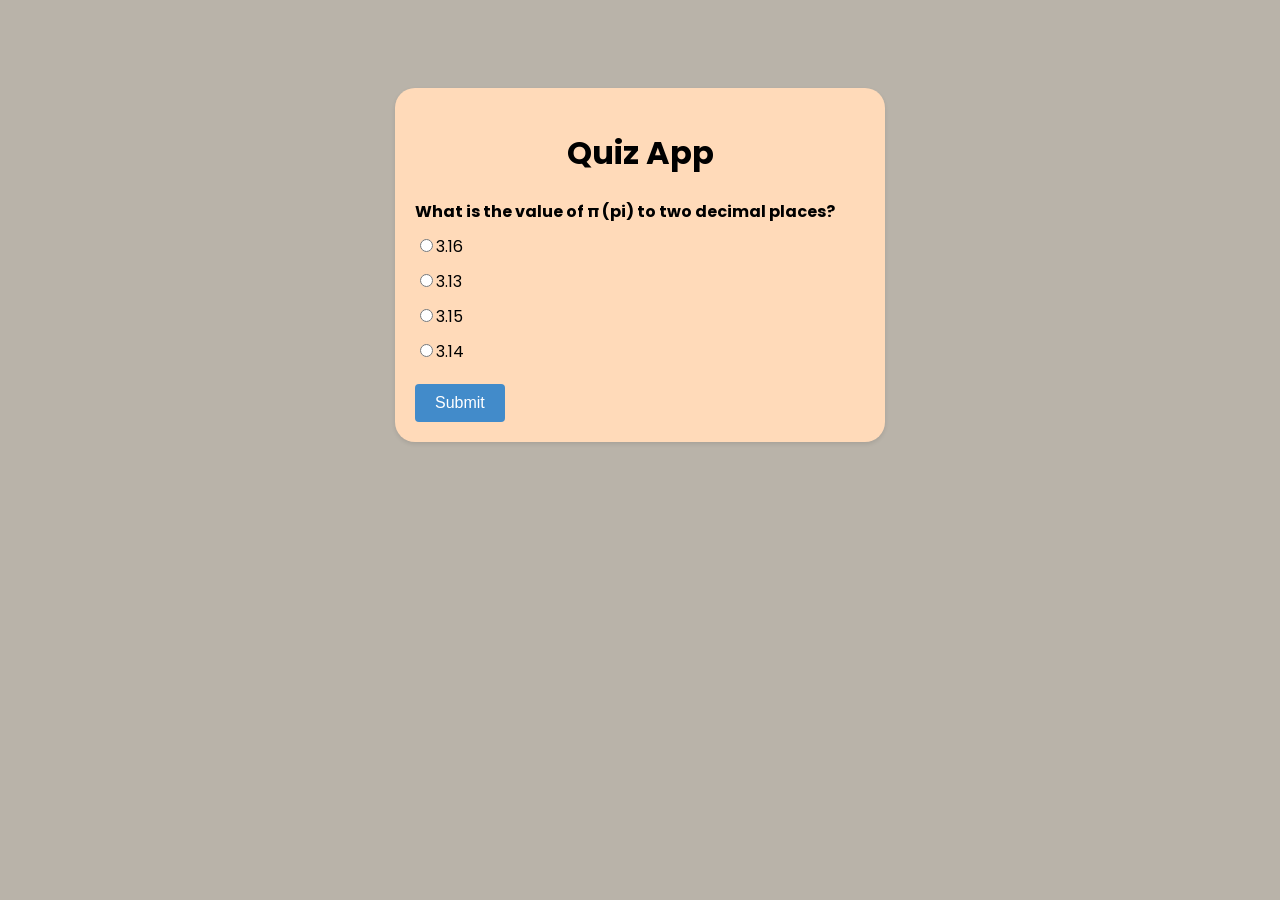
<file: quizess.html>
<!DOCTYPE html>
<html>
<head>
  <title>JavaScript Quiz App</title>
  <link rel="stylesheet" href="quizess.css">
</head>
<body>
  <div class="container">
    <h1>Quiz App</h1>
    <div id="quiz"></div>
    <div id="result" class="result"></div>
    <button id="submit" class="button">Submit</button>
    <button id="retry" class="button hide">Retry</button>
    <button id="showAnswer" class="button hide">Show Answer</button>
  </div>
  <script src="quizess.js"></script>
</body>
</html>
</file>
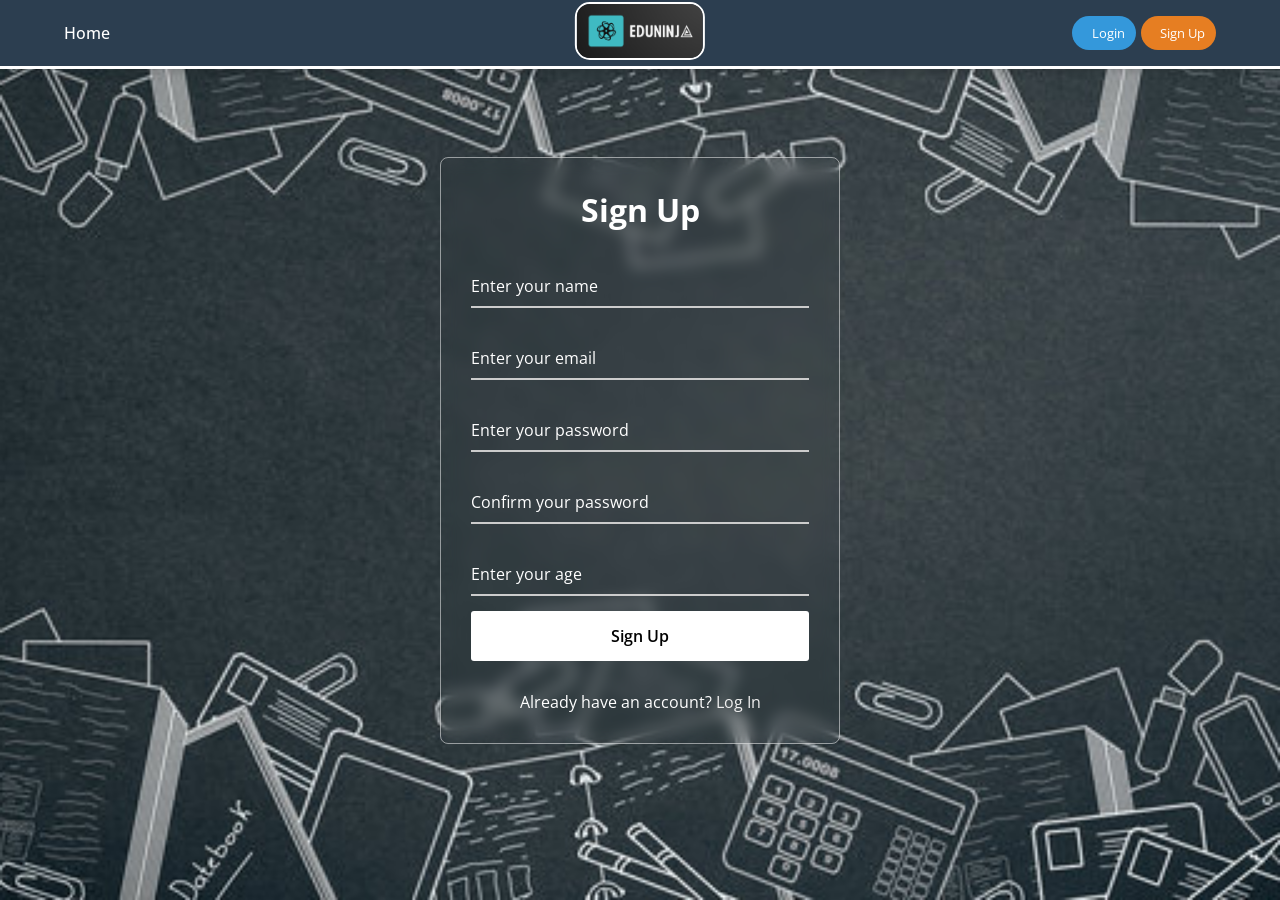
<file: signup.html>
<!DOCTYPE html>
<html lang="en">
<head>
  <meta charset="UTF-8">
  <meta name="viewport" content="width=device-width, initial-scale=1.0">
  <title>Sign Up</title>
  <link rel="stylesheet" href="login.css">
</head>
<body>
  <header>
    <div class="container">
      <!-- Hamburger menu button -->
      <div class="menu-icon" id="menuIcon">
        <i class="fas fa-bars"></i>
        <i class="fas fa-times"></i> <!-- Close icon -->
      </div>
      <div class="logo">
        <a href="index.html">
          <img src="logo.png" alt="EduNinja Logo">
        </a>
      </div>
      <nav class="navbar" id="navbar">
        <ul>
          <li><a href="index.html">Home</a></li>
        </ul>
      </nav>
      <div class="auth-buttons">
        <a href="login.html" class="btn login"><i class="fas fa-sign-in-alt"></i> Login</a>
        <a href="signup.html" class="btn signup"><i class="fas fa-user-plus"></i> Sign Up</a>
      </div>
    </div>
  </header>
  <div class="wrapper">
    <form id="signupForm" action="#">
      <h2>Sign Up</h2>
      <div class="input-field">
        <input type="text" id="name" required>
        <label for="name">Enter your name</label>
      </div>
      <div class="input-field">
        <input type="email" id="email" required>
        <label for="email">Enter your email</label>
      </div>
      <div class="input-field">
        <input type="password" id="password" required>
        <label for="password">Enter your password</label>
      </div>
      <div class="input-field">
        <input type="password" id="confirmPassword" required>
        <label for="confirmPassword">Confirm your password</label>
      </div>
      <div class="input-field">
        <input type="number" id="age" min="0" max="120" required>
        <label for="age">Enter your age</label>
      </div>
      <button type="submit">Sign Up</button>
      <div class="register">
        <p>Already have an account? <a href="login.html">Log In</a></p>
      </div>
    </form>
  </div>

  <script>
    document.getElementById("signupForm").addEventListener("submit", function (e) {
      e.preventDefault();
      const password = document.getElementById("password").value;
      const confirmPassword = document.getElementById("confirmPassword").value;
      
      if (password !== confirmPassword) {
        alert("Passwords do not match!");
      } else {
        alert("Sign up successful!");
        // Redirect to login page if necessary
        // window.location.href = "login.html";
      }
    });
  </script>
</body>
</html>
</file>
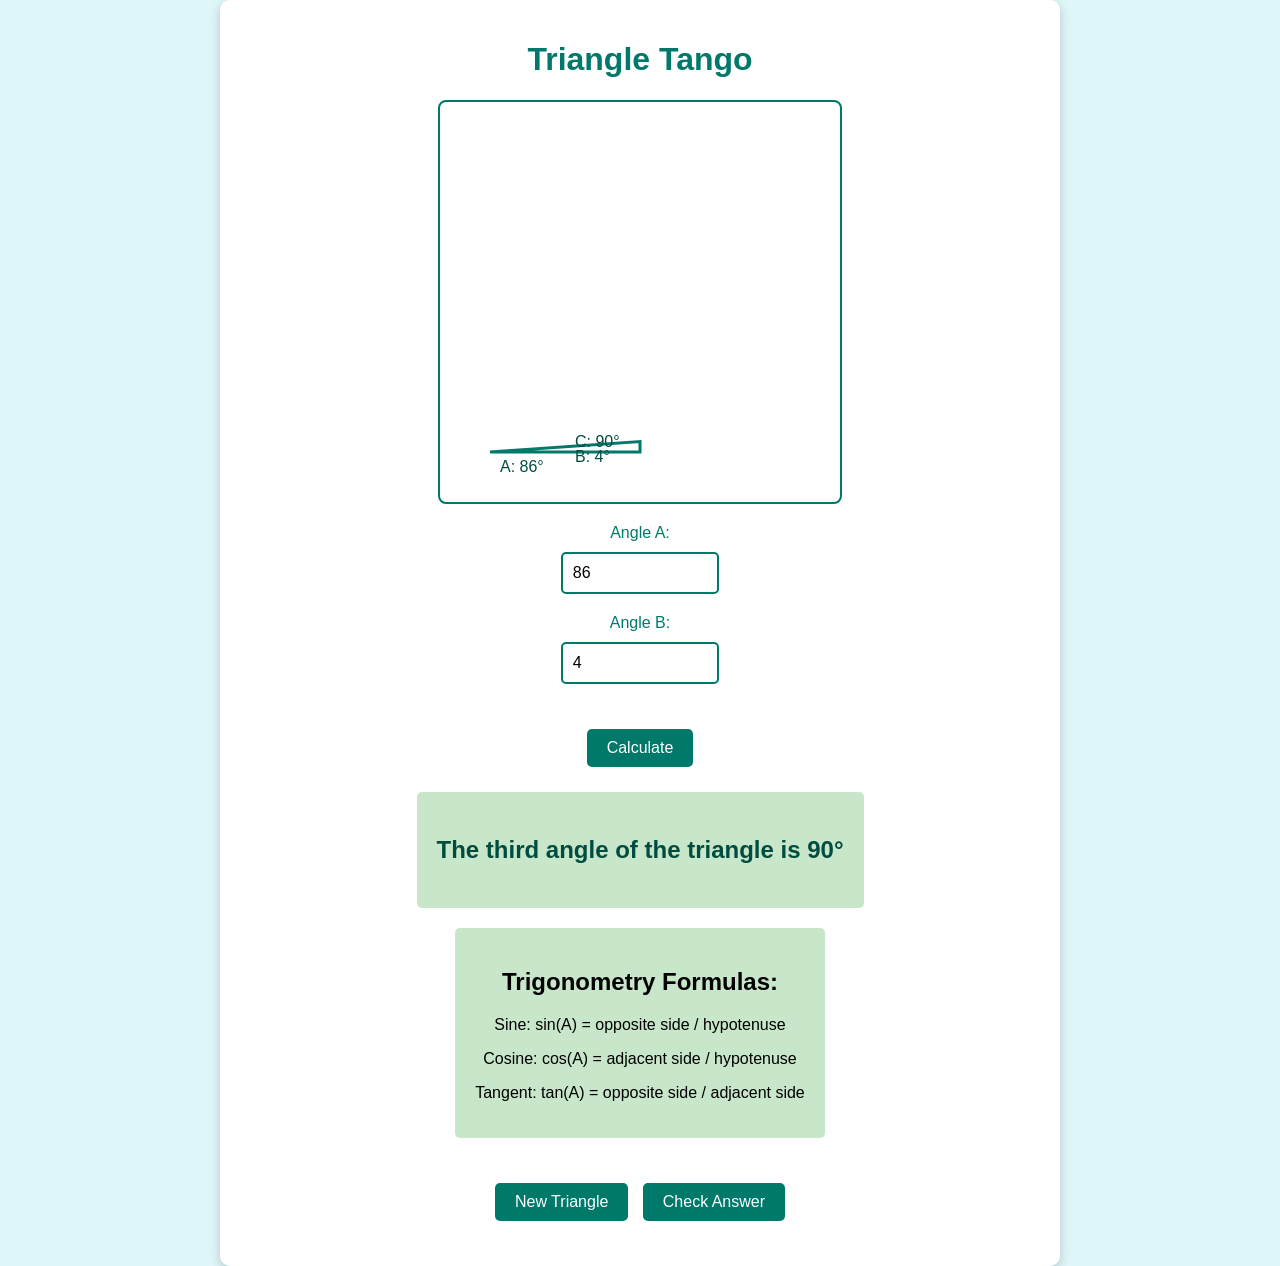
<file: trignometry.html>
<!DOCTYPE html>
<html lang="en">
<head>
    <meta charset="UTF-8">
    <meta name="viewport" content="width=device-width, initial-scale=1.0">
    <title>Triangle Tango</title>
    <style>
        body {
            font-family: Arial, sans-serif;
            background-color: #e0f7fa;
            margin: 0;
            padding: 0;
        }

        #game-container {
            width: 100%;
            max-width: 800px;
            margin: 0 auto;
            padding: 20px;
            background-color: #fff;
            box-shadow: 0 4px 12px rgba(0, 0, 0, 0.2);
            border-radius: 10px;
        }

        h1 {
            text-align: center;
            color: #00796b;
        }

        #game-board {
            display: flex;
            flex-direction: column;
            align-items: center;
        }

        #triangle-canvas {
            border: 2px solid #00796b;
            border-radius: 8px;
            background-color: #ffffff;
        }

        #angle-inputs {
            display: flex;
            flex-direction: column;
            align-items: center;
            padding: 20px;
        }

        label {
            margin-bottom: 10px;
            color: #00796b;
        }

        input[type="number"] {
            padding: 10px;
            border: 2px solid #00796b;
            border-radius: 5px;
            width: 60%;
            margin-bottom: 20px;
            font-size: 16px;
        }

        #calculate-btn, #new-triangle-btn, #check-answer-btn {
            padding: 10px 20px;
            background-color: #00796b;
            color: #fff;
            border: none;
            border-radius: 5px;
            cursor: pointer;
            margin: 5px;
            font-size: 16px;
        }

        #calculate-btn:hover, #new-triangle-btn:hover, #check-answer-btn:hover {
            background-color: #004d40;
        }

        #result-container {
            padding: 20px;
            background-color: #c8e6c9;
            border-radius: 5px;
            margin-top: 20px;
            text-align: center;
        }

        #result-text {
            font-size: 24px;
            font-weight: bold;
            color: #004d40;
        }

        #trigonometry-formulas {
            padding: 20px;
            background-color: #c8e6c9;
            border-radius: 5px;
            margin-top: 20px;
            text-align: center;
        }

        #game-options {
            padding: 20px;
            margin-top: 20px;
            text-align: center;
        }
    </style>
</head>
<body>
    <div id="game-container">
        <h1>Triangle Tango</h1>
        <div id="game-board">
            <canvas id="triangle-canvas" width="400" height="400"></canvas>
            <div id="angle-inputs">
                <label for="angle-a">Angle A:</label>
                <input id="angle-a" type="number" value="30">
                <label for="angle-b">Angle B:</label>
                <input id="angle-b" type="number" value="60">
            </div>
            <button id="calculate-btn">Calculate</button>
            <div id="result-container">
                <p id="result-text"></p>
            </div>
            <div id="trigonometry-formulas">
                <h2>Trigonometry Formulas:</h2>
                <p>Sine: sin(A) = opposite side / hypotenuse</p>
                <p>Cosine: cos(A) = adjacent side / hypotenuse</p>
                <p>Tangent: tan(A) = opposite side / adjacent side</p>
            </div>
            <div id="game-options">
                <button id="new-triangle-btn">New Triangle</button>
                <button id="check-answer-btn">Check Answer</button>
            </div>
        </div>
    </div>
    <script>
        const canvas = document.getElementById('triangle-canvas');
        const ctx = canvas.getContext('2d');
        const angleAInput = document.getElementById('angle-a');
        const angleBInput = document.getElementById('angle-b');
        const calculateBtn = document.getElementById('calculate-btn');
        const resultText = document.getElementById('result-text');
        const newTriangleBtn = document.getElementById('new-triangle-btn');
        const checkAnswerBtn = document.getElementById('check-answer-btn');

        function calculateTriangle(angleA, angleB) {
            const angleC = 180 - (angleA + angleB);
            return {
                angleA,
                angleB,
                angleC
            };
        }

        function drawTriangle(triangle) {
            const { angleA, angleB, angleC } = triangle;

            const sideA = 150;
            const sideB = sideA * Math.tan(angleB * Math.PI / 180);
            const hypotenuse = Math.sqrt(sideA * sideA + sideB * sideB);

            ctx.clearRect(0, 0, canvas.width, canvas.height);

            ctx.beginPath();
            ctx.moveTo(50, 350);
            ctx.lineTo(50 + sideA, 350);
            ctx.lineTo(50 + sideA, 350 - sideB);
            ctx.closePath();

            ctx.lineWidth = 3;
            ctx.strokeStyle = '#00796b';
            ctx.stroke();
            ctx.fillStyle = '#004d40';
            ctx.font = '16px Arial';
            ctx.fillText(`A: ${angleA}°`, 60, 370);
            ctx.fillText(`B: ${angleB}°`, 60 + sideA / 2, 370 - 10);
            ctx.fillText(`C: ${angleC}°`, 60 + sideA / 2, 350 - sideB / 2);
        }

        function displayResult(triangle) {
            const { angleA, angleB, angleC } = triangle;
            resultText.innerHTML = `The third angle of the triangle is ${angleC}°`;
        }

        calculateBtn.addEventListener('click', () => {
            const angleA = parseInt(angleAInput.value);
            const angleB = parseInt(angleBInput.value);
            const triangle = calculateTriangle(angleA, angleB);
            drawTriangle(triangle);
            displayResult(triangle);
        });

        newTriangleBtn.addEventListener('click', () => {
            const angleA = Math.floor(Math.random() * 89) + 1;
            const angleB = Math.floor(Math.random() * (90 - angleA)) + 1;
            angleAInput.value = angleA;
            angleBInput.value = angleB;
            const triangle = calculateTriangle(angleA, angleB);
            drawTriangle(triangle);
            displayResult(triangle);
        });

        checkAnswerBtn.addEventListener('click', () => {
            const angleA = parseInt(angleAInput.value);
            const angleB = parseInt(angleBInput.value);
            const triangle = calculateTriangle(angleA, angleB);
            displayResult(triangle);
        });

        window.onload = () => {
            newTriangleBtn.click();  // Initialize with a random triangle
        };
    </script>
</body>
</html>
</file>
<file: games.css>
/* General body styles */
body{
    margin: 0;
    padding: 0;
    box-sizing: border-box;
    font-family: 'Arial', sans-serif;
    background-color: antiquewhite;
}
/* Container that holds the cards */
.container {
    display: grid;
    grid-template-columns: repeat(2, 1fr); /* Ensures two cards per row */
    gap: 150px; /* Adds gap between cards */
    max-width: 800px;
    margin: 0 auto; /* Centers the container */
}

header {
    background-color: #2c3e50;
    color: #fff;
    padding: 1rem 4rem;
    display: flex;
    align-items: center;
    position: fixed;
    width: 100%;
    top: 0;
    z-index: 1000;
    box-shadow: 0 4px 6px rgba(0, 0, 0, 0.1);
    border-bottom: 3px solid white;
    /* border-top: 2px solid white ; */
}

.container1 {
    display: flex;
    justify-content: space-between;
    align-items: center;
    width: 100%;
}

.navbar {
    display: flex;
    flex: 1;
    margin-left: 0; /* Remove any left margin */
}

.navbar ul {
    list-style: none;
    display: flex;
    gap: 1rem; /* Reduce gap between navbar items */
    margin-left: 0; /* Remove any left margin */
    padding-left: 0; /* Remove any left padding */
}

.navbar a {
    color: #fff;
    text-decoration: none;
    font-weight: 500;
    font-size: 1rem;
    transition: color 0.3s;
}

.navbar a:hover {
    color: #e67e22;
}

.auth-buttons {
    display: flex;
    gap: 0.3rem; /* Minimize the distance between buttons */
}

.auth-buttons .btn {
    padding: 0.5rem 0.7rem; /* Adjust padding to make buttons smaller */
    color: #fff;
    background-color: #e67e22;
    text-decoration: none;
    border-radius: 20px;
    transition: background-color 0.3s;
    display: flex;
    align-items: center;
    gap: 0.3rem; /* Minimize the gap between icon and text */
    font-size: 0.8rem; /* Adjust font size for smaller buttons */
}

.auth-buttons .btn i {
    margin-right: 0.2rem;
}
.logo {
    flex: 1;
    text-align: center;
    position: absolute;
    left: 50%;
    transform: translateX(-50%);
}

.logo img {
    max-height: 58px; /* 50px + 19px = 69px */
    border-radius: 15px;
    border: 2px solid #fff;
}




h1{
    color:darkcyan;
    font-weight: bold;
    font-family: cursive;
    text-align: center;
    font-size:xx-large;
    margin-top: 100px;
    margin-bottom: 30px;
    background-color: antiquewhite;
}
/* Individual card styles */
.card {
    background-size: cover; /* Ensures the background image covers the entire card */
    background-position: center; /* Center the background image */
    background-repeat: no-repeat;
    height: 250px; /* Set height to make the card square */
    border-radius: 10px;
    box-shadow: 0 4px 8px rgba(0, 0, 0, 0.1); /* Subtle shadow effect */
    transition: all 0.3s ease-in-out; /* Smooth transition for hover effect */
    cursor: pointer;
    text-align: center;
    padding: 20px;
    color: white; /* Set text color to be visible on background images */
    display: flex;
    flex-direction: column;
    justify-content: space-between;
}

/* Hover effect */
.card:hover {
    transform: scale(1.05); /* Enlarge the card on hover */
    box-shadow: 0 8px 16px rgba(0, 0, 0, 0.2); /* Stronger shadow on hover */
}

/* Card title */
.card h3 {
    color: #fff;
    margin-bottom: 10px;
}

/* Hidden content until expanded */
.card p {
    color: #fff;
    display: none;
}

/* Expanded card styles */
.expanded {
    height: 350px;
}

.expanded p {
    display: block;
    margin-top: 20px;
}

/* Explore button styles */
.explore-btn {
    background-color: rgba(0, 0, 0, 0.7);
    color: #fff;
    border: none;
    border-radius: 5px;
    padding: 10px 20px;
    cursor: pointer;
    font-size: 16px;
    transition: background-color 0.3s ease;
}

.explore-btn:hover {
    background-color: rgba(0, 0, 0, 0.9);
}

/* Background images for each card */
.algebra-card {
    background-image: url("algebra.jpg");
}

.geometry-card {
    background-image: url("geometry.jpg");
}

.trigonometry-card {
    background-image: url("trigo.jpg");
}
.trigonometry-card h3{
    background-color: black;
    color: white;
    border:2px solid white;

}
.algebra-card h3{
    background-color: black;
    color: white;
    border:2px solid white;
}
.geometry-card h3{
    background-color: black;
    color: white;
    border:2px solid white;

}
.calculus-card h3{
    background-color: black;
    color: white;
    border:2px solid white;

}

.calculus-card {
    background-image: url("calculas.jpg");
}
</file>
<file: mathematics.css>
/* General body styles */
body{
    margin: 0;
    padding: 0;
    box-sizing: border-box;
    font-family: 'Arial', sans-serif;
    background-color: antiquewhite;
}
/* Container that holds the cards */
.container {
    display: grid;
    grid-template-columns: repeat(2, 1fr); /* Ensures two cards per row */
    gap: 150px; /* Adds gap between cards */
    max-width: 800px;
    margin: 0 auto; /* Centers the container */
}

header {
    background-color: #2c3e50;
    color: #fff;
    padding: 1rem 4rem;
    display: flex;
    align-items: center;
    position: fixed;
    width: 100%;
    top: 0;
    z-index: 1000;
    box-shadow: 0 4px 6px rgba(0, 0, 0, 0.1);
    border-bottom: 3px solid white;
    /* border-top: 2px solid white ; */
}

.container1 {
    display: flex;
    justify-content: space-between;
    align-items: center;
    width: 100%;
}

.navbar {
    display: flex;
    flex: 1;
    margin-left: 0; /* Remove any left margin */
}

.navbar ul {
    list-style: none;
    display: flex;
    gap: 1rem; /* Reduce gap between navbar items */
    margin-left: 0; /* Remove any left margin */
    padding-left: 0; /* Remove any left padding */
}

.navbar a {
    color: #fff;
    text-decoration: none;
    font-weight: 500;
    font-size: 1rem;
    transition: color 0.3s;
}

.navbar a:hover {
    color: #e67e22;
}

.auth-buttons {
    display: flex;
    gap: 0.3rem; /* Minimize the distance between buttons */
}

.auth-buttons .btn {
    padding: 0.5rem 0.7rem; /* Adjust padding to make buttons smaller */
    color: #fff;
    background-color: #e67e22;
    text-decoration: none;
    border-radius: 20px;
    transition: background-color 0.3s;
    display: flex;
    align-items: center;
    gap: 0.3rem; /* Minimize the gap between icon and text */
    font-size: 0.8rem; /* Adjust font size for smaller buttons */
}

.auth-buttons .btn i {
    margin-right: 0.2rem;
}
.logo {
    flex: 1;
    text-align: center;
    position: absolute;
    left: 50%;
    transform: translateX(-50%);
}

.logo img {
    max-height: 58px; /* 50px + 19px = 69px */
    border-radius: 15px;
    border: 2px solid #fff;
}
</file>
<file: login.css>
@import url("https://fonts.googleapis.com/css2?family=Open+Sans:wght@200;300;400;500;600;700&display=swap");

* {
  margin: 0;
  padding: 0;
  box-sizing: border-box;
  font-family: "Open Sans", sans-serif;
}

body {
  display: flex;
  align-items: center;
  justify-content: center;
  min-height: 100vh;
  width: 100%;
  padding: 0 10px;
  position: relative;
}

body::before {
  content: "";
  position: absolute;
  width: 100%;
  height: 100%;
  background: url("login_back.jpg"), #000;
  background-position: center;
  background-size: cover;
}

.wrapper {
  width: 400px;
  border-radius: 8px;
  padding: 30px;
  text-align: center;
  border: 1px solid rgba(255, 255, 255, 0.5);
  backdrop-filter: blur(8px);
  -webkit-backdrop-filter: blur(8px);
}

header {
  background-color: #2c3e50;
  color: #fff;
  padding: 1rem 4rem;
  display: flex;
  align-items: center;

  position: fixed;
  width: 100%;
  top: 0;
  z-index: 1000;
  box-shadow: 0 4px 6px rgba(0, 0, 0, 0.1);
  border-bottom: 3px solid white;
}

.container {
  display: flex;
  justify-content: space-between;
  align-items: center;
  width: 100%;
}

/* Hamburger Menu Styles */
.menu-icon {
  display: none; /* Hidden by default */
  cursor: pointer;
  font-size: 1.5rem;
  color: #fff;
  margin-right: 1rem;
  position: relative;
}

.menu-icon .fa-bars {
  display: block; /* Show hamburger icon by default */
}

.menu-icon .fa-times {
  display: none; /* Hide close icon by default */
  position: absolute;
  top: 0;
  right: 0;
  font-size: 1.5rem;
}

.menu-icon .hidden {
  display: none;
}

/* Show the close icon when menu is open */
.navbar.show ~ .menu-icon .fa-bars {
  display: none;
}

.navbar.show ~ .menu-icon .fa-times {
  display: block;
}

.navbar {
  display: flex;
  flex: 1;
  margin-left: 0;
}

.navbar ul {
  list-style: none;
  display: flex;
  gap: 1rem;
  margin-left: 0;
  padding-left: 0;
  transition: left 0.3s ease; /* For smooth slide-in effect */
}

.navbar a {
  color: #fff;
  text-decoration: none;
  font-weight: 500;
  font-size: 1rem;
  transition: color 0.3s;
}

.navbar a:hover {
  color: #e67e22;
}

.auth-buttons {
  display: flex;
  gap: 0.3rem;
}

.auth-buttons .btn {
  padding: 0.5rem 0.7rem;
  color: #fff;
  background-color: #e67e22;
  text-decoration: none;
  border-radius: 20px;
  transition: background-color 0.3s;
  display: flex;
  align-items: center;
  gap: 0.3rem;
  font-size: 0.8rem;
}

.auth-buttons .btn i {
  margin-right: 0.2rem;
}

.auth-buttons .btn.login {
  background-color: #3498db;
}

.auth-buttons .btn.signup {
  background-color: #e67e22;
}

.auth-buttons .btn:hover {
  background-color: #d35400;
}

.auth-buttons .btn.login:hover {
  background-color: #2980b9;
}

.auth-buttons .btn.signup:hover {
  background-color: #d35400;
}

.logo {
  flex: 1;
  text-align: center;
  position: absolute;
  left: 50%;
  transform: translateX(-50%);
}

.logo img {
  max-height: 58px;
  border-radius: 15px;
  border: 2px solid #fff;
}

form {
  display: flex;
  flex-direction: column;
}

h2 {
  font-size: 2rem;
  margin-bottom: 20px;
  color: #fff;
}

.input-field {
  position: relative;
  border-bottom: 2px solid #ccc;
  margin: 15px 0;
}

.input-field label {
  position: absolute;
  top: 50%;
  left: 0;
  transform: translateY(-50%);
  color: #fff;
  font-size: 16px;
  pointer-events: none;
  transition: 0.15s ease;
}

.input-field input {
  width: 100%;
  height: 40px;
  background: transparent;
  border: none;
  outline: none;
  font-size: 16px;
  color: #fff;
}

.input-field input:focus~label,
.input-field input:valid~label {
  font-size: 0.8rem;
  top: 10px;
  transform: translateY(-120%);
}

.forget {
  display: flex;
  align-items: center;
  justify-content: space-between;
  margin: 25px 0 35px 0;
  color: #fff;
}

#remember {
  accent-color: #fff;
}

.forget label {
  display: flex;
  align-items: center;
}

.forget label p {
  margin-left: 8px;
}

.wrapper a {
  color: #efefef;
  text-decoration: none;
}

.wrapper a:hover {
  text-decoration: underline;
}

button {
  background: #fff;
  color: #000;
  font-weight: 600;
  border: none;
  padding: 12px 20px;
  cursor: pointer;
  border-radius: 3px;
  font-size: 16px;
  border: 2px solid transparent;
  transition: 0.3s ease;
}

button:hover {
  color: #fff;
  border-color: #fff;
  background: rgba(255, 255, 255, 0.15);
}

.register {
  text-align: center;
  margin-top: 30px;
  color: #fff;
}

@media (max-width: 768px) {
  .menu-icon {
    display: block; /* Show the hamburger menu icon on smaller screens */
  }

  .navbar ul {
    display: none; /* Hide navigation menu by default */
    position: fixed;
    top: 0;
    left: -250px; /* Hide menu off-screen */
    width: 200px;
    height: 100%;
    background-color: #2c3e50;
    flex-direction: column;
    padding-top: 70px; /* Space for header */
    transition: left 0.3s ease;
  }

  .navbar.show ul {
    display: flex; /* Show menu when 'show' class is added */
    left: 0;
  }

  .navbar li {
    margin: 0.5rem 0;
    text-align: left;
    padding-left: 1rem;
  }

  .auth-buttons {
    display: none; /* Hide auth buttons in header for small screens */
  }

  .wrapper {
    width: 90%;
    margin: 2rem 1rem;
    padding: 1.5rem;
  }
}
</file>
<file: quizess.css>
@import url('https://fonts.googleapis.com/css2?family=Poppins:wght@400;500;700&display=swap');

body {
  font-family: 'Poppins', sans-serif;
  background: #b9b3a9;
  display: flex;
  justify-content: center;
}

.container {
  width: 450px;
  padding: 20px;
  margin-top: 80px;
  background-color: peachpuff;
  box-shadow: 0 2px 4px rgba(0, 0, 0, 0.1);
  border-radius: 20px;
}

h1 {
  text-align: center;
}

.question {
  font-weight: bold;
  margin-bottom: 10px;
}

.options {
  margin-bottom: 20px;
}

.option {
  display: block;
  margin-bottom: 10px;
}

.button {
  display: inline-block;
  padding: 10px 20px;
  background-color: #428bca;
  color: #fff;
  border: none;
  cursor: pointer;
  font-size: 16px;
  border-radius: 4px;
  transition: background-color 0.3s;
  margin-right: 10px;
}

.button:hover {
  background-color: #3071a9;
}

.result {
  text-align: center;
  margin-top: 20px;
  font-weight: bold;
}

.hide{
  display: none;
}
</file>
